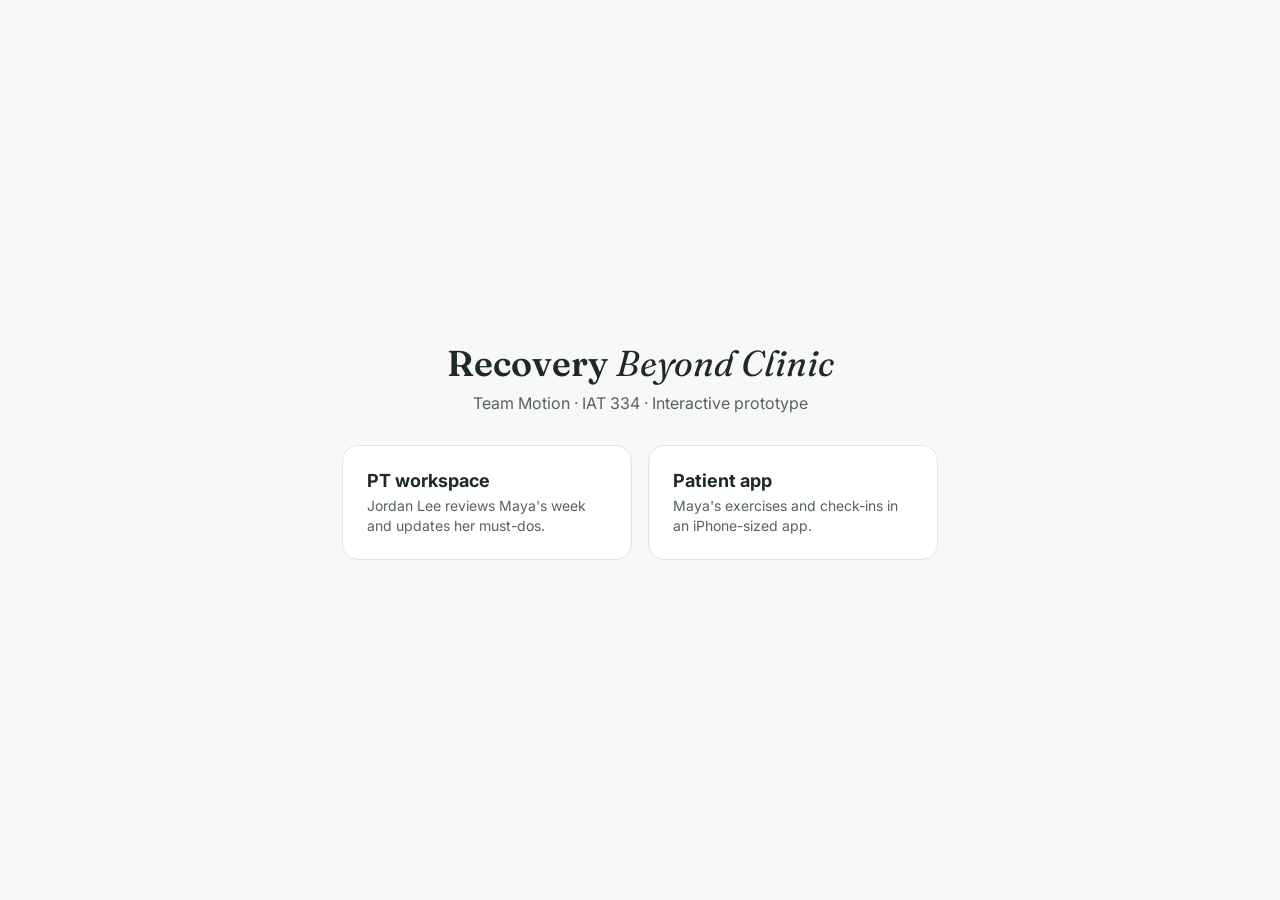
<file: index.html>
<!doctype html>
<html lang="en">
  <head>
    <meta charset="UTF-8" />
    <meta name="viewport" content="width=device-width, initial-scale=1.0" />
    <title>Recovery Beyond Clinic · Prototype</title>
    <link rel="stylesheet" href="sharedComponents/designSystem.css?v=6ce8e23" />
    <style>
      body {
        margin: 0;
        min-height: 100vh;
        display: grid;
        place-items: center;
        background: var(--bg);
        font-family: var(--font-body);
        color: var(--text);
      }
      main {
        text-align: center;
        padding: 2rem;
      }
      h1 {
        font-family: var(--font-title);
        font-weight: 600;
        font-size: 2.25rem;
        margin: 0 0 0.5rem;
      }
      h1 em {
        font-weight: 400;
      }
      p {
        color: var(--text-secondary);
        margin: 0 0 2rem;
      }
      .pick {
        display: flex;
        gap: 1rem;
        justify-content: center;
        flex-wrap: wrap;
      }
      .pick a {
        display: block;
        width: 15rem;
        padding: 1.5rem;
        border-radius: 1rem;
        background: #fff;
        border: 1px solid var(--border);
        text-decoration: none;
        color: var(--text);
        text-align: left;
      }
      .pick a:hover {
        border-color: var(--forest);
      }
      .pick strong {
        display: block;
        font-size: 1.125rem;
        margin-bottom: 0.25rem;
      }
      .pick span {
        color: var(--text-secondary);
        font-size: 0.875rem;
      }
    </style>
  </head>
  <body>
    <main>
      <h1>Recovery <em>Beyond Clinic</em></h1>
      <p>Team Motion · IAT 334 · Interactive prototype</p>
      <div class="pick">
        <a href="pt/index.html"
          ><strong>PT workspace</strong
          ><span
            >Jordan Lee reviews Maya's week and updates her must-dos.</span
          ></a
        >
        <a href="patient/index.html"
          ><strong>Patient app</strong
          ><span
            >Maya's exercises and check-ins in an iPhone-sized app.</span
          ></a
        >
      </div>
    </main>
  </body>
</html>
</file>
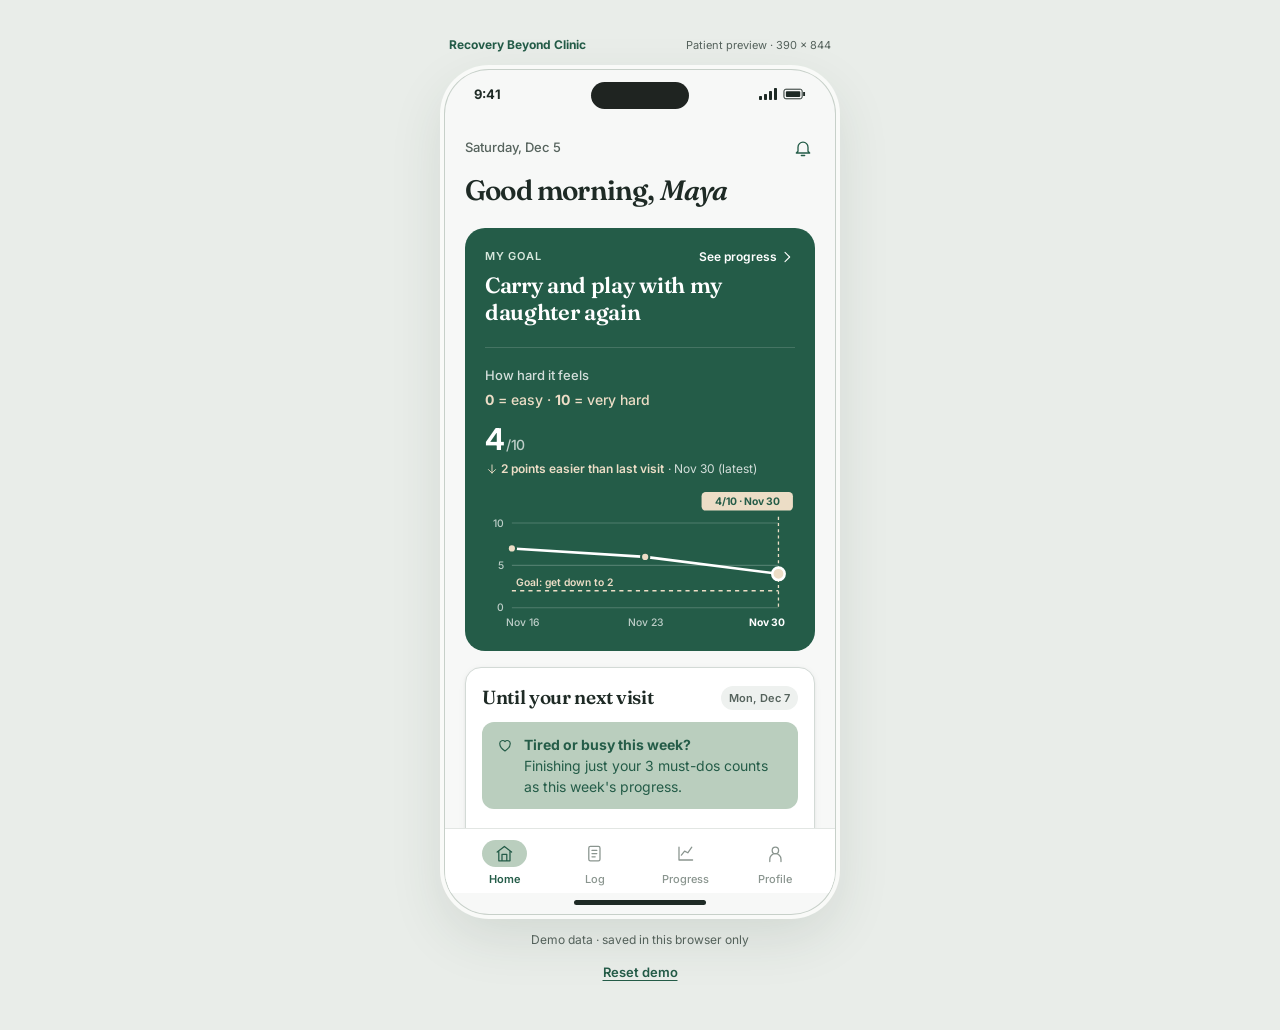
<file: patient/index.html>
<!doctype html>
<html lang="en">
  <head>
    <meta charset="UTF-8" />
    <meta
      name="viewport"
      content="width=device-width, initial-scale=1, viewport-fit=cover"
    />
    <meta name="theme-color" content="#245c48" />

    <!--Open the prototype full screen like a real app -->
    <meta name="apple-mobile-web-app-capable" content="yes" />
    <meta name="mobile-web-app-capable" content="yes" />
    <meta name="apple-mobile-web-app-status-bar-style" content="default" />
    <meta name="apple-mobile-web-app-title" content="Recovery" />

    <title>Patient · Recovery Beyond Clinic</title>
    <link rel="stylesheet" href="../sharedComponents/designSystem.css?v=6ce8e23" />
    <link rel="stylesheet" href="css/components.css?v=6ce8e23" />
    <link rel="stylesheet" href="css/home.css?v=6ce8e23" />
    <link rel="stylesheet" href="css/exercises.css?v=6ce8e23" />
    <link rel="stylesheet" href="css/log.css?v=6ce8e23" />
    <link rel="stylesheet" href="css/progress.css?v=6ce8e23" />
    <link rel="stylesheet" href="css/profile.css?v=6ce8e23" />
  </head>
  <body>
    <div class="preview">
      <header class="preview-caption">
        <strong id="app-name">Recovery <em>Beyond Clinic</em></strong
        ><small>Patient preview · 390 × 844</small>
      </header>

      <div class="phone">
        <!-- Fake status bar for the laptop preview. Hidden on a real phone. -->
        <div class="status-bar" aria-hidden="true">
          <span>9:41</span>
          <span class="dynamic-island"></span>
          <span class="status-icons">
            <svg class="signal-icon" viewBox="0 0 18 12" fill="currentColor">
              <rect x="0" y="8" width="3" height="4" rx="0.8" />
              <rect x="5" y="6" width="3" height="6" rx="0.8" />
              <rect x="10" y="3" width="3" height="9" rx="0.8" />
              <rect x="15" y="0" width="3" height="12" rx="0.8" />
            </svg>
            <svg class="battery-icon" viewBox="0 0 24 14" fill="none">
              <rect
                x="1"
                y="2"
                width="19"
                height="10"
                rx="2"
                stroke="currentColor"
              />
              <rect
                x="3"
                y="4"
                width="15"
                height="6"
                rx="1"
                fill="currentColor"
              />
              <path d="M22 5v4" stroke="currentColor" stroke-width="2" />
            </svg>
          </span>
        </div>

        <!-- Each screen is drawn in here -->
        <main id="app" class="app-content" tabindex="-1"></main>

        <!-- Notification, toast and pop-ups sit on top of the screen -->
        <div id="notify" class="notify" role="status" aria-live="polite"></div>
        <div id="toast" class="toast" role="status" aria-live="polite"></div>
        <div id="overlay-root"></div>

        <div class="home-indicator" aria-hidden="true"></div>
      </div>

      <footer class="preview-note">
        Demo data · saved in this browser only<br />
        <button class="text-button" type="button" data-action="reset-demo">
          Reset demo
        </button>
      </footer>
    </div>

    <!-- Load order matters: data → state → helpers → pages → router → main (last) -->
    <script src="js/data.js?v=6ce8e23"></script>
    <script src="js/state.js?v=6ce8e23"></script>
    <script src="js/helpers.js?v=6ce8e23"></script>
    <script src="js/pages/home.js?v=6ce8e23"></script>
    <script src="js/pages/exercises.js?v=6ce8e23"></script>
    <script src="js/pages/log.js?v=6ce8e23"></script>
    <script src="js/pages/progress.js?v=6ce8e23"></script>
    <script src="js/pages/profile.js?v=6ce8e23"></script>
    <script src="js/router.js?v=6ce8e23"></script>
    <script src="js/main.js?v=6ce8e23"></script>
  </body>
</html>
</file>
<file: sharedComponents/designSystem.css>
/* Recovery Beyond Clinic: shared design tokens.
   Both the PT side and the patient side use these, so they match.
   Names follow our style guide (Forest, Soft green, Beige, Off-white, White). */
@import url("https://fonts.googleapis.com/css2?family=Fraunces:ital,opsz,wght@0,9..144,400;0,9..144,600;1,9..144,400;1,9..144,600&family=Inter:wght@400;500;600;700&display=swap");

:root {
  /* Style guide colors */
  --forest: #245c48; /* main green: buttons, goal card, active menu */
  --forest-hover: #1a4636; /* darker Forest for hover */
  --soft-green: #bacebe; /* light green backgrounds */
  --beige: #ecddc6; /* avatars and wins */
  --bg: #f7f8f7; /* Off-white page background */
  --card: #ffffff; /* White cards */

  /* Text */
  --text: #1e2a25; /* main text */
  --text-secondary: #56635d; /* dates, subtitles */
  --text-hint: #8a958f; /* hints, placeholders */
  --beige-text: #6b5232; /* text on beige */

  /* Lines and alerts */
  --border: #e2e6e3; /* dividers inside cards */
  --border-strong: #d3dad6; /* card edges, inputs */
  --alert: #a9503a; /* high discomfort, remove */
  --alert-light: #f6e4dd; /* light alert background */

  /* Fonts */
  --font-title: "Fraunces", Georgia, serif;
  --font-body: "Inter", system-ui, -apple-system, "Segoe UI", sans-serif;

  /* Corners and shadow */
  --radius-s: 0.5rem;
  --radius: 0.75rem;
  --radius-l: 1rem;
  --shadow:
    0 0.0625rem 0.125rem rgba(30, 42, 37, 0.04),
    0 0.25rem 1rem rgba(30, 42, 37, 0.05);
  --shadow-card:
    0 0.0625rem 0.1875rem rgba(30, 42, 37, 0.06),
    0 0.125rem 0.5rem rgba(30, 42, 37, 0.04);
}
</file>
<file: patient/css/components.css>
/* Components: shared styles for every patient screen.
   Reset and text, the laptop phone frame, screen layout, buttons, chips,
   cards, lists, forms, the bottom nav, pop-ups and real phone mode.
   Colours and fonts come from sharedComponents/designSystem.css. */

/* ---------- Reset and text ---------- */
* {
  box-sizing: border-box;
}
html {
  -webkit-text-size-adjust: 100%;
  text-size-adjust: 100%;
}
body {
  margin: 0;
  min-height: 100vh;
  padding: 2.25rem 1.5rem;
  background: #e9ede9;
  color: var(--text);
  font: 0.875rem/1.5 var(--font-body);
  -webkit-font-smoothing: antialiased;
}
button,
input,
textarea {
  font: inherit;
  color: inherit;
}
button {
  cursor: pointer;
  -webkit-tap-highlight-color: transparent;
}
a {
  color: inherit;
  -webkit-tap-highlight-color: transparent;
}
button:disabled {
  cursor: default;
}
:focus-visible {
  outline: 3px solid var(--forest);
  outline-offset: 2px;
}
h1,
h2,
h3,
p,
ul,
ol,
blockquote {
  margin: 0;
}
ul,
ol {
  padding: 0;
  list-style: none;
}
h1,
h2,
h3 {
  font-family: var(--font-title);
  font-weight: 600;
  line-height: 1.2;
}
h1 {
  font-size: 1.625rem;
  letter-spacing: -0.04rem;
}
h2 {
  font-size: 1.25rem;
  letter-spacing: -0.02rem;
}
svg {
  display: block;
}
button svg,
a svg {
  pointer-events: none;
}
[hidden] {
  display: none !important;
}
.sr-only {
  position: absolute;
  width: 1px;
  height: 1px;
  padding: 0;
  margin: -1px;
  overflow: hidden;
  clip-path: inset(50%);
  white-space: nowrap;
  border: 0;
}
.muted {
  color: var(--text-secondary);
  font-size: 0.8125rem;
}
.small {
  font-size: 0.8125rem;
}
.center {
  text-align: center;
}
.eyebrow {
  font-size: 0.6875rem;
  font-weight: 600;
  letter-spacing: 0.05rem;
  text-transform: uppercase;
}
.icon {
  width: 1.25rem;
  height: 1.25rem;
  flex: 0 0 auto;
}

@media (prefers-reduced-motion: reduce) {
  *,
  *::before,
  *::after {
    transition: none !important;
    animation: none !important;
    scroll-behavior: auto !important;
  }
}

/* ---------- Laptop preview: a phone frame in the middle of the page ---------- */
.preview {
  width: 24.375rem;
  margin: 0 auto;
  display: flex;
  flex-direction: column;
  gap: 1rem;
}
.preview-caption {
  display: flex;
  justify-content: space-between;
  align-items: center;
  gap: 0.75rem;
  padding: 0 0.25rem;
  color: var(--forest);
  font-size: 0.75rem;
}
.preview-caption small {
  color: var(--text-secondary);
  font-size: 0.6875rem;
  white-space: nowrap;
}
.preview-note {
  color: var(--text-secondary);
  text-align: center;
  font-size: 0.75rem;
  line-height: 1.7;
}
.text-button {
  min-height: 2.75rem;
  padding: 0.5rem 0.75rem;
  border: 0;
  background: transparent;
  color: var(--forest);
  text-decoration: underline;
  text-underline-offset: 0.2rem;
  font-size: 0.8125rem;
  font-weight: 600;
}

/* The frame stays 390 × 844. Only each screen's middle part scrolls. */
.phone {
  position: relative;
  display: flex;
  flex-direction: column;
  width: 24.375rem;
  height: 52.75rem;
  overflow: hidden;
  isolation: isolate;
  border-radius: 2.75rem;
  background: var(--bg);
  box-shadow:
    0 0 0 1px #c7d0c9,
    0 0 0 0.3125rem #f9faf8,
    0 1.25rem 3.5rem #243c3020;
}
.status-bar {
  position: relative;
  flex: 0 0 3rem;
  display: flex;
  align-items: center;
  justify-content: space-between;
  padding: 0 1.8rem;
  font-size: 0.8125rem;
  font-weight: 700;
  line-height: 1;
}
.dynamic-island {
  position: absolute;
  top: 0.75rem;
  left: 50%;
  width: 6.125rem;
  height: 1.6875rem;
  transform: translateX(-50%);
  border-radius: 1.125rem;
  background: #1f2421;
}
.status-icons {
  display: flex;
  align-items: center;
  gap: 0.375rem;
}
.signal-icon {
  width: 1.125rem;
  height: 0.75rem;
}
.battery-icon {
  width: 1.4375rem;
  height: 0.875rem;
}
.home-indicator {
  flex: 0 0 0.3125rem;
  width: 8.25rem;
  margin: 0.4375rem auto 0.5625rem;
  border-radius: 0.3125rem;
  background: var(--text);
}
.app-content {
  display: flex;
  flex-direction: column;
  flex: 1;
  min-height: 0;
  outline: none;
}
.app-content[data-page="home"] {
  background: var(--bg);
}

/* ---------- Screen layout: header, scrolling body, footer ---------- */
.screen {
  display: flex;
  flex-direction: column;
  flex: 1;
  min-height: 0;
}
.screen-header {
  display: flex;
  align-items: flex-start;
  gap: 0.375rem;
  padding: 0.75rem 1.25rem 0.875rem;
}
.screen-title {
  flex: 1;
  min-width: 0;
}
/* Page subtitle: a little space under the title, and taller lines when it wraps */
.screen-title .muted {
  margin-top: 0.75rem;
  font-size: 0.875rem;
  line-height: 1.55;
}
.screen-header > .icon-button {
  margin-top: -0.4rem;
}
.screen-header > .icon-button:first-child {
  margin-left: -0.75rem;
}
.screen-body {
  flex: 1;
  min-height: 0;
  overflow-y: auto;
  overscroll-behavior: contain;
  scrollbar-width: thin;
  scrollbar-color: var(--border-strong) transparent;
  padding: 0 1.25rem 1.25rem;
}
.screen-footer {
  flex: 0 0 auto;
  padding: 0.875rem 1.25rem;
  border-top: 1px solid var(--border);
  background: var(--bg);
}
.stack-footer {
  display: flex;
  flex-direction: column;
  gap: 0.625rem;
}
.section-title {
  margin: 1.5rem 0 0.75rem;
  font-size: 1.0625rem;
}
.section-title.first {
  margin-top: 0.25rem;
}
.section-head {
  display: flex;
  align-items: flex-end;
  justify-content: space-between;
  margin: 1.5rem 0 0.25rem;
}
.section-head .section-title {
  margin: 0;
}
.section-head .text-link {
  min-height: auto;
  padding: 0.5rem 0 0.125rem 0.5rem;
}
.section-sub {
  margin-bottom: 0.75rem;
}
.intro {
  margin-bottom: 1.25rem;
}

/* ---------- Bottom nav ---------- */
.bottom-nav {
  display: grid;
  grid-template-columns: repeat(4, 1fr);
  gap: 0.2rem;
  flex: 0 0 auto;
  padding: 0.5rem 1rem 0.125rem;
  border-top: 1px solid var(--border);
  background: var(--card);
}
.nav-item {
  display: flex;
  flex-direction: column;
  align-items: center;
  justify-content: center;
  gap: 0.25rem;
  min-height: 3.4rem;
  color: var(--text-hint);
  font-size: 0.6875rem;
  font-weight: 500;
  text-decoration: none;
}
.nav-item .icon {
  box-sizing: content-box;
  width: 1.2rem;
  height: 1.2rem;
  padding: 0.25rem 0.8rem;
  border-radius: 1rem;
}
.nav-item.active {
  color: var(--forest);
  font-weight: 600;
}
.nav-item.active .icon {
  background: var(--soft-green);
}

/* ---------- Real phone: drop the laptop frame and fill the screen ---------- */
@media (max-width: 32rem) {
  body {
    min-height: 100dvh;
    padding: 0;
    background: var(--bg);
  }
  .preview {
    width: 100%;
    gap: 0;
  }
  /* The phone already has a real status bar and home bar */
  .preview-caption,
  .preview-note,
  .status-bar,
  .home-indicator {
    display: none;
  }
  .phone {
    width: 100%;
    height: 100vh;
    height: 100dvh;
    border-radius: 0;
    box-shadow: none;
    padding-top: env(safe-area-inset-top);
    padding-bottom: env(safe-area-inset-bottom);
  }
  .notify {
    top: calc(0.5rem + env(safe-area-inset-top));
  }
  /* On a phone, Reset demo lives in Profile, Settings. */
}

/* ---------- Buttons: one set used on every screen ----------
   primary = main action, secondary = second choice,
   quiet = low-key text action, danger = remove or delete.
   All share the same height, corner and text size. */
.button {
  display: inline-flex;
  align-items: center;
  justify-content: center;
  gap: 0.5rem;
  min-height: 3rem;
  padding: 0.75rem 1rem;
  border: 1px solid transparent;
  border-radius: var(--radius);
  font-size: 0.875rem;
  font-weight: 600;
  line-height: 1.3;
  text-align: center;
  text-decoration: none;
  transition:
    background-color 150ms ease,
    border-color 150ms ease;
}
.button .icon {
  width: 1.125rem;
  height: 1.125rem;
}
.button.full {
  width: 100%;
}
.button.primary {
  color: var(--card);
  background: var(--forest);
}
.button.primary:hover:not(:disabled) {
  background: var(--forest-hover);
}
.button.secondary {
  color: var(--forest);
  border-color: var(--forest);
  background: var(--card);
}
.button.secondary:hover:not(:disabled) {
  background: var(--soft-green);
}
.button.quiet {
  color: var(--forest);
  background: transparent;
}
.button.quiet:hover {
  background: var(--soft-green);
}
.button.danger {
  color: var(--card);
  background: var(--alert);
}
.button.danger-quiet {
  color: var(--alert);
  background: transparent;
}
.button.danger-quiet:hover {
  background: var(--alert-light);
}
.button.compact {
  min-height: 2.75rem;
  padding: 0.5rem 0.75rem;
}
.button:disabled {
  opacity: 0.5;
}
.icon-button {
  display: inline-flex;
  align-items: center;
  justify-content: center;
  flex: 0 0 2.75rem;
  width: 2.75rem;
  height: 2.75rem;
  padding: 0;
  border: 0;
  border-radius: var(--radius-s);
  background: transparent;
  color: var(--forest);
}
.icon-button:hover {
  background: var(--soft-green);
}
.icon-button.danger {
  color: var(--alert);
}
.icon-button.small {
  flex-basis: 2.5rem;
  width: 2.5rem;
  height: 2.5rem;
}
.icon-spacer {
  flex: 0 0 2.75rem;
}
.text-link {
  display: inline-flex;
  align-items: center;
  gap: 0.25rem;
  min-height: 2.75rem;
  color: var(--forest);
  font-weight: 600;
  text-decoration: none;
}
.text-link .icon {
  width: 1rem;
  height: 1rem;
}

/* ---------- Choices: chips and the two-way switch ---------- */
.chip {
  min-width: 0;
  min-height: 2.75rem;
  padding: 0.5rem 0.375rem;
  border: 1px solid var(--border-strong);
  border-radius: var(--radius-s);
  background: var(--card);
  font-size: 0.8125rem;
  line-height: 1.3;
}
.chip:hover {
  border-color: var(--forest);
}
.chip[aria-pressed="true"] {
  border-color: var(--forest);
  background: var(--soft-green);
  box-shadow: inset 0 0 0 1px var(--forest);
  color: var(--forest);
  font-weight: 600;
}
.choice-grid {
  display: grid;
  gap: 0.5rem;
}
.choice-grid.two {
  grid-template-columns: repeat(2, minmax(0, 1fr));
}
.choice-grid.three {
  grid-template-columns: repeat(3, minmax(0, 1fr));
}
.choice-grid.four {
  grid-template-columns: repeat(4, minmax(0, 1fr));
}
.choice-grid.spaced {
  margin-top: 0.5rem;
}
.segmented {
  display: flex;
  gap: 0.25rem;
  margin: 0.25rem 0 1.25rem;
  padding: 0.25rem;
  border-radius: 2rem;
  background: #e9eeea;
}
.segmented button {
  flex: 1;
  min-height: 2.75rem;
  padding: 0.5rem 0.625rem;
  border: 0;
  border-radius: 2rem;
  background: transparent;
  color: var(--text-secondary);
  font-size: 0.8125rem;
  font-weight: 600;
}
.segmented button[aria-pressed="true"] {
  color: var(--card);
  background: var(--forest);
}
.segmented button:disabled {
  opacity: 0.45;
}

/* ---------- Cards and lists ---------- */
.card {
  background: var(--card);
  border: 1px solid var(--border-strong, var(--border));
  border-radius: var(--radius-l);
  box-shadow: var(--shadow-card, none);
}
.card-heading {
  display: flex;
  align-items: center;
  justify-content: space-between;
  gap: 0.625rem;
}
.card-title {
  font-size: 1.0625rem;
}
.plain-card {
  padding: 0.875rem 1rem;
  line-height: 1.6;
}
.list-card {
  overflow: hidden;
}
.list-row {
  display: flex;
  align-items: center;
  gap: 0.75rem;
  width: 100%;
  min-height: 3.75rem;
  padding: 0.75rem 1rem;
  border: 0;
  border-bottom: 1px solid var(--border);
  background: transparent;
  text-align: left;
  text-decoration: none;
}
.list-row:last-child {
  border-bottom: 0;
}
.link-row:hover {
  background: #f3f6f4;
}
.row-text {
  display: flex;
  flex-direction: column;
  flex: 1;
  min-width: 0;
  gap: 0.125rem;
}
.row-text strong,
.toggle-row strong {
  font-weight: 600;
}
.row-text small,
.toggle-row small {
  color: var(--text-secondary);
  font-size: 0.75rem;
}
.row-icon {
  display: inline-flex;
  align-items: center;
  justify-content: center;
  flex: 0 0 2.25rem;
  height: 2.25rem;
  border-radius: 50%;
  background: var(--soft-green);
  color: var(--forest);
}
.row-icon .icon {
  width: 1.125rem;
  height: 1.125rem;
}
.row-chevron {
  width: 1rem;
  height: 1rem;
  color: var(--text-hint);
}
.avatar {
  display: inline-flex;
  align-items: center;
  justify-content: center;
  flex: 0 0 2.25rem;
  width: 2.25rem;
  height: 2.25rem;
  border-radius: 50%;
  background: var(--beige);
  color: var(--beige-text);
  font-weight: 600;
}
.avatar.is-pt {
  background: var(--soft-green);
  color: var(--forest);
  font-size: 0.75rem;
  font-weight: 700;
}
.avatar.large {
  flex-basis: 3.5rem;
  width: 3.5rem;
  height: 3.5rem;
  font-size: 1.375rem;
}
.avatar.pending {
  border: 1px dashed var(--beige-text);
  background: var(--card);
}
.status-pill {
  flex: 0 0 auto;
  padding: 0.25rem 0.5rem;
  border-radius: 1rem;
  background: #eef0ee;
  color: var(--text-secondary);
  font-size: 0.6875rem;
  font-weight: 600;
}
.status-pill.yes {
  background: var(--soft-green);
  color: var(--forest);
}
.empty-state {
  display: flex;
  flex-direction: column;
  align-items: center;
  gap: 0.75rem;
  padding: 1.5rem 1rem;
  border: 1px dashed var(--border-strong, var(--border));
  border-radius: var(--radius);
  color: var(--text-secondary);
  text-align: center;
  font-size: 0.8125rem;
}
.list-card .empty-state {
  border: 0;
}
.info-card,
.alert-card {
  display: flex;
  gap: 0.625rem;
  padding: 0.875rem 1rem;
  border-radius: var(--radius);
  background: var(--soft-green);
  color: var(--forest);
  font-size: 0.8125rem;
  line-height: 1.55;
  text-align: left;
}
.info-card .icon {
  margin-top: 0.0625rem;
}
.info-card.is-alert,
.alert-card {
  background: var(--alert-light);
  color: #7a3523;
}
.alert-card {
  flex-direction: column;
  gap: 0.625rem;
  margin-bottom: 1.25rem;
}
.alert-heading {
  display: flex;
  align-items: center;
  gap: 0.5rem;
  color: var(--alert);
  font-size: 0.9375rem;
}
.alert-card .button.secondary {
  border-color: var(--alert);
  color: var(--alert);
}
.alert-card .button.secondary:hover {
  background: #fff;
}
/* Receipt: a read-only summary, like a printed receipt.
   No border or shadow, dashed lines and a torn bottom edge, so it doesn't look tappable. */
.receipt {
  position: relative;
  padding: 0.875rem 1rem 1.25rem;
  background: var(--card);
  border-radius: var(--radius) var(--radius) 0 0;
  -webkit-mask: radial-gradient(
      circle at 0.5rem 100%,
      transparent 0.375rem,
      #000 0.4rem
    )
    0 0 / 1rem 100% repeat-x;
  mask: radial-gradient(
      circle at 0.5rem 100%,
      transparent 0.375rem,
      #000 0.4rem
    )
    0 0 / 1rem 100% repeat-x;
}
.receipt-caption {
  padding-bottom: 0.5rem;
  border-bottom: 1.5px dashed #b4bfb8;
  color: var(--text-hint);
  font-size: 0.6875rem;
  font-weight: 600;
  letter-spacing: 0.04rem;
  text-transform: uppercase;
}
.receipt dl {
  margin: 0;
}
.receipt-row {
  display: flex;
  justify-content: space-between;
  align-items: baseline;
  gap: 0.75rem;
  padding: 0.625rem 0;
  border-bottom: 1.5px dashed #b4bfb8;
  font-size: 0.875rem;
}
.receipt-row:last-child {
  border-bottom: 0;
}
.receipt dt {
  color: var(--text-secondary);
}
.receipt dd {
  margin: 0;
  font-weight: 600;
  font-variant-numeric: tabular-nums;
}
.receipt-row.is-alert dd {
  color: var(--alert);
}

/* ---------- Forms ---------- */
.field-group {
  margin: 0 0 1.375rem;
  padding: 0;
  border: 0;
  min-width: 0;
}
.field-group.nested {
  margin: 0.75rem 0 0;
}
.field-group legend,
.field-group > label,
.field-label {
  display: block;
  padding: 0;
  margin-bottom: 0.625rem;
  font-size: 0.875rem;
  font-weight: 600;
}
.field-group legend span,
.field-group label span {
  color: var(--text-secondary);
  font-weight: 400;
}
input[type="text"],
input[type="date"],
input[type="time"],
textarea {
  display: block;
  width: 100%;
  min-width: 0;
  min-height: 2.75rem;
  padding: 0.625rem 0.75rem;
  border: 1px solid var(--border-strong, var(--border));
  border-radius: var(--radius-s);
  background: var(--card);
  font-size: 0.875rem;
  line-height: 1.5;
}
textarea {
  min-height: 5rem;
  max-height: 11rem;
  resize: vertical;
}
input::placeholder,
textarea::placeholder {
  color: var(--text-hint);
}
[aria-invalid="true"] {
  border-color: var(--alert) !important;
}
.field-hint {
  margin-top: 0.5rem;
  color: var(--text-secondary);
  font-size: 0.75rem;
  line-height: 1.6;
}
.form-error {
  margin-bottom: 0.625rem;
  color: var(--alert);
  font-size: 0.8125rem;
}
.range-heading {
  display: flex;
  align-items: center;
  justify-content: space-between;
  gap: 0.75rem;
  margin-bottom: 0.5rem;
}
.range-heading label {
  font-size: 0.875rem;
  font-weight: 600;
}
.range-value {
  color: var(--forest);
  font-size: 0.9375rem;
  font-weight: 600;
}
input[type="range"] {
  display: block;
  width: 100%;
  height: 2rem;
  margin: 0;
  accent-color: var(--forest);
  cursor: pointer;
}
.range-labels {
  display: flex;
  justify-content: space-between;
  color: var(--text-secondary);
  font-size: 0.6875rem;
}
.is-severe .range-value {
  color: var(--alert);
}
.is-severe input[type="range"] {
  accent-color: var(--alert);
}
.severe-hint {
  display: flex;
  align-items: center;
  gap: 0.375rem;
  margin-top: 0.5rem;
  color: var(--alert);
  font-size: 0.75rem;
  font-weight: 600;
}
.severe-hint .icon {
  width: 1rem;
  height: 1rem;
}
.switch {
  appearance: none;
  position: relative;
  flex: 0 0 auto;
  width: 2.875rem;
  height: 1.75rem;
  margin: 0;
  border-radius: 1rem;
  background: var(--border-strong, #cfd6d2);
  cursor: pointer;
  transition: background-color 150ms ease;
}
.switch::after {
  content: "";
  position: absolute;
  top: 0.1875rem;
  left: 0.1875rem;
  width: 1.375rem;
  height: 1.375rem;
  border-radius: 50%;
  background: #fff;
  box-shadow: 0 1px 2px #0003;
  transition: transform 150ms ease;
}
.switch:checked {
  background: var(--forest);
}
.switch:checked::after {
  transform: translateX(1.125rem);
}
.switch:disabled {
  opacity: 0.6;
  cursor: default;
}
.toggle-row label {
  display: flex;
  flex-direction: column;
  flex: 1;
  gap: 0.125rem;
  cursor: pointer;
}

/* ---------- Completed and saved screens ---------- */
.completion-content {
  padding-top: 3.5rem;
  text-align: center;
}
.success-mark {
  display: flex;
  align-items: center;
  justify-content: center;
  width: 4.75rem;
  height: 4.75rem;
  margin: 0 auto 1.375rem;
  border-radius: 50%;
  background: var(--soft-green);
  color: var(--forest);
}
.success-mark .icon {
  width: 2.4rem;
  height: 2.4rem;
}
.completion-content h1 {
  font-size: 1.875rem;
}
.completion-content > .muted {
  max-width: 17rem;
  margin: 0.75rem auto 1.5rem;
}
.completion-content .info-card {
  margin-bottom: 1rem;
}
.session-summary {
  margin: 0 0 1rem;
  padding: 1rem;
  border: 1px solid var(--border-strong, var(--border));
  border-radius: var(--radius);
  background: var(--card);
  text-align: left;
  line-height: 1.6;
}
.session-summary p + p {
  margin-top: 0.25rem;
}
.summary-label {
  display: block;
  margin-bottom: 0.25rem;
  color: var(--text-secondary);
  font-size: 0.6875rem;
  font-weight: 600;
  letter-spacing: 0.04rem;
  text-transform: uppercase;
}
.summary-title {
  font: 600 1rem/1.4 var(--font-body);
  overflow-wrap: anywhere;
}

/* ---------- Pop-up, toast and notification (inside the phone) ---------- */
.modal-backdrop {
  position: absolute;
  inset: 0;
  z-index: 30;
  background: #1e2a2566;
  animation: fade-in 150ms ease;
}
.modal {
  position: absolute;
  left: 1rem;
  right: 1rem;
  bottom: 1.5rem;
  z-index: 31;
  padding: 1.375rem 1.25rem 1.25rem;
  border-radius: 1.25rem;
  background: var(--card);
  box-shadow: 0 1rem 2.5rem #1e2a2540;
  animation: slide-up 200ms ease;
}
.modal .muted {
  margin-top: 0.5rem;
  line-height: 1.55;
}
/* Centered pop-up card, for short tips */
.modal.is-center {
  top: 50%;
  bottom: auto;
  transform: translateY(-50%);
  text-align: center;
  animation: fade-in 200ms ease;
}
.modal-actions {
  display: flex;
  flex-direction: column;
  gap: 0.625rem;
  margin-top: 1.25rem;
}
.toast {
  position: absolute;
  left: 50%;
  bottom: 10.5rem;
  z-index: 40;
  max-width: calc(100% - 2.5rem);
  padding: 0.625rem 1rem;
  border-radius: 2rem;
  background: var(--text);
  color: #fff;
  font-size: 0.8125rem;
  font-weight: 500;
  text-align: center;
  opacity: 0;
  transform: translate(-50%, 0.5rem);
  transition:
    opacity 200ms ease,
    transform 200ms ease;
  pointer-events: none;
}
.toast.show {
  opacity: 1;
  transform: translate(-50%, 0);
}
.notify {
  position: absolute;
  top: 3.25rem;
  left: 0.625rem;
  right: 0.625rem;
  z-index: 35;
  transform: translateY(-140%);
  visibility: hidden;
  transition:
    transform 300ms cubic-bezier(0.2, 0.9, 0.3, 1.2),
    visibility 0s 300ms;
}
.notify.show {
  transform: translateY(0);
  visibility: visible;
  transition: transform 300ms cubic-bezier(0.2, 0.9, 0.3, 1.2);
}
.notify-card {
  display: flex;
  align-items: center;
  gap: 0.75rem;
  padding: 0.75rem 0.875rem;
  border-radius: 1.125rem;
  background: #ffffffee;
  backdrop-filter: blur(12px);
  box-shadow: 0 0.5rem 1.75rem #1e2a2533;
  text-decoration: none;
}
.notify-card > span:nth-child(2) {
  display: flex;
  flex-direction: column;
  flex: 1;
  min-width: 0;
}
.notify-card small {
  color: var(--text-secondary);
}
.notify-time {
  align-self: flex-start;
  color: var(--text-hint);
  font-size: 0.6875rem;
}
@keyframes fade-in {
  from {
    opacity: 0;
  }
}
@keyframes slide-up {
  from {
    transform: translateY(1rem);
    opacity: 0;
  }
}

/* ---------- Real phone: bigger text in fields ---------- */
@media (max-width: 32rem) {
  /* iPhone zooms in on any field under 16px. 1rem stops the zoom. */
  input[type="text"],
  input[type="date"],
  input[type="time"],
  textarea {
    font-size: 1rem;
  }
}
</file>
<file: patient/css/home.css>
/* Home, Visit prep and Messages. */

.home-top {
  display: flex;
  align-items: center;
  justify-content: space-between;
  padding: 0.5rem 1.25rem 0;
}
.today {
  color: var(--text-secondary);
  font-size: 0.8125rem;
  font-weight: 500;
}
.bell {
  position: relative;
  margin-right: -0.625rem;
}
.badge-dot {
  position: absolute;
  top: 0.4rem;
  right: 0.35rem;
  min-width: 1.125rem;
  height: 1.125rem;
  padding: 0 0.25rem;
  border: 2px solid var(--bg);
  border-radius: 1rem;
  background: var(--alert);
  color: #fff;
  font-size: 0.625rem;
  font-weight: 700;
  line-height: 0.875rem;
  text-align: center;
}
.greeting {
  margin: 0.25rem 0 1.25rem;
  font-size: 1.75rem;
  letter-spacing: -0.05rem;
}

/* Goal card with the chart */
.goal-card {
  padding: 1.125rem 1.125rem 1rem;
  border-radius: 1.25rem;
  background: var(--forest);
  color: var(--card);
}
.goal-heading {
  display: flex;
  justify-content: space-between;
  align-items: center;
  gap: 0.625rem;
  margin-bottom: 0.5rem;
}
.goal-heading .eyebrow {
  color: #d6e7dc;
}
.goal-card h2 {
  max-width: 17rem;
  font-size: 1.5rem;
}
/* A thin line splits the goal from the chart, so the card breathes */
.chart-question {
  margin: 1.25rem 0 0.5rem;
  padding-top: 1rem;
  border-top: 1px solid #ffffff26;
  font-size: 0.8125rem;
  font-weight: 600;
}
/* Scale legend in beige, so it stands out from the white text. Used on Home and Progress. */
.chart-legend {
  margin-bottom: 1rem;
  color: var(--beige);
  font-size: 0.8125rem;
  font-weight: 500;
}
.chart-legend strong {
  font-weight: 700;
}
.goal-caption {
  margin-top: 0.75rem;
  font-size: 0.8125rem;
}
.goal-caption strong {
  color: var(--beige);
}

/* Chart colours: light lines on the green card, green lines on white cards */
.comfort-chart {
  width: 100%;
  height: auto;
  overflow: visible;
  --line: #fff;
  --dot: var(--beige);
  --grid: #ffffff33;
  --label: #ffffffb3;
  --goal: var(--beige);
}
.comfort-chart text {
  font: 500 10px var(--font-body);
}
.chart-grid path {
  stroke: var(--grid);
  stroke-width: 1;
}
.chart-axis text {
  fill: var(--label);
}
.chart-goal {
  stroke: var(--goal);
  stroke-width: 1.5;
  stroke-dasharray: 4 4;
}
.chart-goal-label {
  fill: var(--goal);
  font-weight: 600 !important;
}
.chart-line {
  fill: none;
  stroke: var(--line);
  stroke-width: 2.5;
  stroke-linejoin: round;
  stroke-linecap: round;
}
.chart-dot {
  fill: var(--dot);
  stroke: var(--forest);
  stroke-width: 2;
}
.chart-dot.now {
  stroke: var(--line);
  stroke-width: 2.5;
}
/* Interactive chart: a cursor line, a bigger dot and the numbers above follow the tap */
.comfort-chart {
  cursor: pointer;
  touch-action: pan-y;
}
.comfort-chart:focus {
  outline: none;
}
.comfort-chart:focus-visible {
  outline: 0.125rem solid var(--beige);
  outline-offset: 0.25rem;
  border-radius: var(--radius-s);
}
.chart-hit {
  fill: transparent;
}
.chart-cursor {
  stroke: var(--beige);
  stroke-width: 1.25;
  stroke-dasharray: 3 3;
}
.chart-dot {
  transition: r 150ms ease;
}
.chart-dot.is-active {
  fill: var(--beige);
  stroke: var(--line);
  stroke-width: 2.5;
}
.chart-dates text.is-active {
  fill: var(--line);
  font-weight: 700;
}
.chart-readout {
  min-height: 3.75rem;
  margin-bottom: 0.5rem;
}

.readout-value {
  font: 700 1.875rem/1 var(--font-body);
  letter-spacing: -0.02em;
}
.readout-value small {
  margin-left: 0.125rem;
  color: #ffffffb3;
  font: 500 0.875rem var(--font-body);
}

.readout-meta {
  margin-top: 0.375rem;
  color: #ffffffcc;
  font-size: 0.8125rem;
}
.readout-meta a {
  display: inline-flex;
  align-items: center;
  color: var(--beige);
  font-weight: 600;
}
.readout-meta a .icon {
  width: 0.875rem;
  height: 0.875rem;
}

/* Visit reminder */
.reminder-card {
  display: flex;
  align-items: center;
  gap: 0.75rem;
  margin-top: 0.75rem;
  padding: 0.875rem 0.875rem 0.875rem 1rem;
  border-radius: var(--radius-l);
  background: var(--soft-green);
  color: var(--forest);
  text-decoration: none;
}
.reminder-icon {
  display: inline-flex;
  align-items: center;
  justify-content: center;
  flex: 0 0 2.5rem;
  height: 2.5rem;
  border-radius: 50%;
  background: var(--card);
}
.reminder-card .row-text small {
  color: var(--text-secondary);
}
.reminder-link {
  display: inline-flex;
  align-items: center;
  gap: 0.25rem;
  font-size: 0.8125rem;
  font-weight: 600;
}
.reminder-link .icon {
  width: 1rem;
  height: 1rem;
}

/* Plan card: same layout before and after starting */
.plan-card {
  margin-top: 1rem;
  padding: 1.125rem 1rem 1rem;
}
.plan-card .card-heading h2 {
  font-size: 1.1875rem;
}
.date-chip {
  flex: 0 0 auto;
  padding: 0.25rem 0.5rem;
  border-radius: 1rem;
  background: #eef1ef;
  color: var(--text-secondary);
  font-size: 0.6875rem;
  font-weight: 600;
}
/* Must-do message: the core idea, always visible on Home */
.must-message {
  display: flex;
  gap: 0.625rem;
  align-items: flex-start;
  margin: 0.75rem 0 1rem;
  padding: 0.75rem 0.875rem;
  border-radius: var(--radius);
  background: var(--soft-green);
  color: var(--forest);
  font-size: 0.875rem;
  line-height: 1.5;
}
.must-message strong {
  display: block;
}
.must-message .icon {
  flex: 0 0 auto;
  width: 1.125rem;
  height: 1.125rem;
  margin-top: 0.125rem;
}
.plan-card.is-paused .must-message {
  background: var(--alert-light);
  color: var(--alert);
}
/* Two progress rows: must-dos (strong) and all exercises (lighter) */
.plan-meter-row {
  margin-bottom: 0.875rem;
}
.plan-meter {
  display: flex;
  justify-content: space-between;
  align-items: baseline;
  margin-bottom: 0.375rem;
  font-size: 0.875rem;
}
.meter-label {
  font-weight: 600;
}
.meter-count strong {
  color: var(--forest);
  font-size: 1rem;
}
.progress-bar {
  height: 0.625rem;
  overflow: hidden;
  border-radius: 1rem;
  background: #e6ebe7;
}
.progress-bar span {
  display: block;
  height: 100%;
  border-radius: 1rem;
  background: var(--forest);
  transition: width 300ms ease;
}
.plan-meter-row:not(.is-must) .progress-bar span {
  background: #6f9a85;
}
.meter-time {
  display: flex;
  align-items: center;
  gap: 0.25rem;
  margin-top: 0.3125rem;
  color: var(--text-secondary);
  font-size: 0.75rem;
}
.meter-time .icon {
  width: 0.875rem;
  height: 0.875rem;
  color: var(--forest);
}
.plan-card > .button {
  margin-top: 0.25rem;
}
.home-exercise-list {
  margin: 0.75rem 0 1rem;
}
.status-dot {
  display: inline-flex;
  align-items: center;
  justify-content: center;
  flex: 0 0 1.375rem;
  width: 1.375rem;
  height: 1.375rem;
  border: 1.5px solid var(--border-strong, #cfd6d2);
  border-radius: 50%;
  color: #fff;
}
.done .status-dot {
  border-color: var(--forest);
  background: var(--forest);
}
.status-dot .icon {
  width: 0.875rem;
  height: 0.875rem;
  stroke-width: 2.4;
}
.plan-card.is-paused .plan-meter-row {
  opacity: 0.55;
}
/* Buddy card: plans on top, two actions in a bottom row inside the card */
.buddy-box {
  margin-top: 0.75rem;
  padding: 0;
  overflow: hidden;
}
.buddy-box-body {
  padding: 1rem 1rem 0.5rem;
}
.buddy-box .card-heading h2 {
  font-size: 1.1875rem;
}
.buddy-empty {
  margin: 0.5rem 0 0.5rem;
  color: var(--text-secondary);
  font-size: 0.8125rem;
  line-height: 1.5;
}
.buddy-plan-list {
  margin-top: 0.375rem;
}
.buddy-plan {
  display: flex;
  align-items: center;
  gap: 0.75rem;
  min-height: 3.5rem;
  padding: 0.5rem 0;
  border-bottom: 1px solid var(--border);
  text-decoration: none;
}
.buddy-plan-list li:last-child .buddy-plan {
  border-bottom: 0;
}
.buddy-plan .row-text strong {
  font-weight: 500;
}
.buddy-plan.is-waiting .row-text strong {
  color: var(--text-secondary);
}
.buddy-actions {
  display: flex;
  border-top: 1px solid var(--border);
}
.buddy-action {
  display: flex;
  flex: 1;
  align-items: center;
  justify-content: center;
  gap: 0.375rem;
  min-height: 3rem;
  padding: 0 0.5rem;
  color: var(--forest);
  font-size: 0.8125rem;
  font-weight: 600;
  white-space: nowrap;
  text-decoration: none;
}
.buddy-action + .buddy-action {
  border-left: 1px solid var(--border);
}
.buddy-action:hover {
  background: #f1f5f2;
}
.buddy-action .icon {
  flex: 0 0 auto;
  width: 1.125rem;
  height: 1.125rem;
  stroke-width: 2;
}
.section-caption {
  margin-top: 1.25rem;
  color: var(--text-secondary);
  font-size: 0.75rem;
  text-align: center;
}

/* ---------- Visit prep ---------- */
.screen-prep .section-title:first-child {
  margin-top: 0.25rem;
}
.note-row .row-text {
  line-height: 1.45;
}
.note-row .row-chevron {
  color: var(--forest);
}
.add-note {
  margin-top: 0.75rem;
}

/* ---------- Messages ---------- */
.message-list {
  display: flex;
  flex-direction: column;
  gap: 0.5rem;
}
.message-row {
  display: flex;
  align-items: center;
  gap: 0.75rem;
  padding: 0.875rem;
  border: 1px solid var(--border-strong, var(--border));
  border-radius: var(--radius);
  background: var(--card);
  text-decoration: none;
}
.message-row.unread {
  border-color: var(--forest);
}
.message-row.is-alert {
  border-color: var(--alert);
  background: #fffaf8;
}
.message-top {
  display: flex;
  justify-content: space-between;
  gap: 0.5rem;
}
.message-top small {
  color: var(--text-hint);
  font-size: 0.6875rem;
}
.message-title {
  color: var(--text-secondary);
  font-size: 0.8125rem;
}
.unread .message-title {
  color: var(--text);
  font-weight: 500;
}
.unread-dot {
  flex: 0 0 0.5rem;
  height: 0.5rem;
  border-radius: 50%;
  background: var(--forest);
}
.is-alert .unread-dot {
  background: var(--alert);
}
.message-card {
  padding: 1.125rem 1rem;
  border: 1px solid var(--border-strong, var(--border));
  border-radius: var(--radius-l);
  background: var(--card);
  line-height: 1.65;
}
.message-card h2 {
  margin-bottom: 0.625rem;
  font-size: 1.1875rem;
}
.message-card.is-alert {
  border-color: #e7b9aa;
  background: #fffaf8;
}
.message-card .alert-heading {
  margin-bottom: 0.625rem;
  font-size: 0.8125rem;
}

/* Home goal card: a calm summary. Big score on the left, a small trend line on the right. */
.goal-card {
  padding: 1.25rem;
}
.goal-card .eyebrow {
  display: block;
  margin-bottom: 0.375rem;
  color: #d6e7dc;
}
.goal-card h2 {
  max-width: 18rem;
  font-size: 1.375rem;
  line-height: 1.25;
}

/* Home chart area: label, big number, chart. Space between each part so nothing feels packed. */
.goal-chart-area {
  margin-top: 1.25rem;
  padding-top: 1.125rem;
  border-top: 1px solid #ffffff26;
}
.goal-stat-label {
  margin-bottom: 0.375rem;
  color: #ffffffcc;
  font-size: 0.8125rem;
  font-weight: 500;
}
.chart-readout {
  min-height: 0;
  margin-bottom: 0.875rem;
}
/* Small label at the top of the dashed line, like a stock chart */
.chart-tipbox rect {
  fill: var(--beige);
}
.chart-tipbox text {
  fill: var(--forest);
  font: 700 10px var(--font-body) !important;
}

/* "How hard it feels" on the left, "See progress" on the right */
.goal-chart-head {
  display: flex;
  justify-content: space-between;
  align-items: center;
  gap: 0.5rem;
}
.goal-chart-head .goal-stat-label {
  margin: 0;
}
.goal-progress-link {
  display: inline-flex;
  align-items: center;
  gap: 0.125rem;
  color: #fff;
  font-size: 0.8125rem;
  font-weight: 600;
  text-decoration: none;
}
.goal-progress-link .icon {
  width: 1rem;
  height: 1rem;
}
.goal-chart-area .chart-legend {
  margin: 0.25rem 0 0.875rem;
  font-size: 0.875rem;
}
/* Big number, then one quiet line: change since last visit and the date */
.readout-value {
  display: block;
}
.readout-meta {
  display: flex;
  flex-wrap: wrap;
  align-items: center;
  gap: 0 0.25rem;
}
.readout-meta .is-better,
.readout-meta .is-worse {
  display: inline-flex;
  align-items: center;
  gap: 0.125rem;
  font-weight: 600;
}
.readout-meta .is-better {
  color: var(--beige);
}
.readout-meta .is-worse {
  color: #f3c3b5;
}
.readout-meta .icon {
  width: 0.875rem;
  height: 0.875rem;
}
.readout-row {
  display: flex;
  justify-content: space-between;
  align-items: flex-end;
  gap: 0.5rem;
}
.readout-link {
  display: inline-flex;
  align-items: center;
  gap: 0.125rem;
  color: #fff;
  font-size: 0.8125rem;
  font-weight: 600;
  text-decoration: none;
}
.readout-link .icon {
  width: 1rem;
  height: 1rem;
}

/* "My goal" on the left, "See progress" on the right, at the top of the card */
.goal-top {
  display: flex;
  justify-content: space-between;
  align-items: center;
  gap: 0.5rem;
  margin-bottom: 0.375rem;
}
.goal-top .eyebrow {
  margin: 0;
}
.goal-top .goal-progress-link {
  font-size: 0.75rem;
}
.goal-chart-area .goal-stat-label {
  margin-bottom: 0.125rem;
}
/* The change line is quieter than the scale legend */
.readout-meta {
  font-size: 0.75rem;
}
</file>
<file: patient/css/exercises.css>
/* Exercise list, player (video or animation), check-in and Completed. */

/* ---------- List ---------- */
.alert-strip {
  display: flex;
  align-items: center;
  gap: 0.625rem;
  margin-bottom: 1rem;
  padding: 0.75rem 0.875rem;
  border-radius: var(--radius);
  background: var(--alert-light);
  color: #7a3523;
  font-size: 0.8125rem;
  text-decoration: none;
}
.alert-strip > .icon:first-child {
  color: var(--alert);
}
.alert-strip span {
  flex: 1;
}
.backup-plan {
  margin: -0.5rem 0 1rem;
  padding: 0.875rem 1rem;
  border-radius: var(--radius);
  background: var(--soft-green);
  color: var(--forest);
  font-size: 0.8125rem;
  line-height: 1.55;
}
.backup-plan strong {
  display: block;
  margin-bottom: 0.125rem;
}
.exercise-list {
  display: flex;
  flex-direction: column;
  gap: 0.5rem;
}
.exercise-row {
  display: flex;
  align-items: center;
  gap: 0.75rem;
  width: 100%;
  min-height: 4.25rem;
  padding: 0.75rem 0.875rem;
  border: 1px solid var(--border-strong, var(--border));
  border-radius: var(--radius);
  background: var(--card);
  text-align: left;
}
.exercise-row:hover:not(:disabled):not(.is-disabled) {
  border-color: var(--forest);
}
.exercise-row:disabled,
.exercise-row.is-disabled {
  opacity: 0.6;
}
.exercise-name-line {
  display: flex;
  flex-wrap: wrap;
  align-items: center;
  gap: 0.25rem 0.5rem;
}
.must-do-tag {
  display: inline-block;
  padding: 0.125rem 0.375rem;
  border-radius: var(--radius-s);
  background: var(--soft-green);
  color: var(--forest);
  font-size: 0.625rem;
  font-weight: 600;
  line-height: 1.5;
  white-space: nowrap;
}
.exercise-choice {
  cursor: pointer;
}
.exercise-choice.is-disabled {
  cursor: default;
}
.exercise-choice input {
  flex: 0 0 auto;
  width: 1.25rem;
  height: 1.25rem;
  accent-color: var(--forest);
}
.selection-help {
  margin-bottom: 0.5rem;
  color: var(--text-secondary);
  font-size: 0.8125rem;
}
.selection-tools {
  display: flex;
  align-items: center;
  justify-content: space-between;
  gap: 0.5rem;
  margin-bottom: 0.5rem;
  color: var(--text-secondary);
  font-size: 0.75rem;
}
.selection-tools > div {
  display: flex;
}
.selection-tools .text-button {
  padding-right: 0.375rem;
  padding-left: 0.375rem;
}
.exercise-label {
  display: flex;
  flex-direction: column;
  flex: 1;
  gap: 0.125rem;
  min-width: 0;
}
.exercise-label strong {
  font-size: 0.9375rem;
  font-weight: 600;
}
.exercise-label small {
  display: flex;
  align-items: center;
  gap: 0.25rem;
  color: var(--text-secondary);
  font-size: 0.75rem;
}
.exercise-label small .icon {
  width: 0.875rem;
  height: 0.875rem;
}
/* Done this plan: grey box, crossed out, can't be picked again */
.exercise-row.done {
  border-color: var(--border);
  background: #eef0ee;
  cursor: default;
}
.exercise-row.done:hover {
  border-color: var(--border);
}
.exercise-row.done .exercise-label strong {
  color: var(--text-secondary);
}
.exercise-row.done .status-dot {
  border-color: var(--text-hint);
  background: var(--text-hint);
}
.exercise-row.done .must-do-tag {
  opacity: 0.6;
}
.cross {
  text-decoration: line-through;
  text-decoration-thickness: 0.125rem;
  text-decoration-color: var(--text-secondary);
}
/* All / Must-dos tabs: two clear outlined buttons, so both are easy to notice.
   Only on the exercise list. The player's Standard / Easier switch keeps its own style. */
.exercise-tabs .segmented {
  gap: 0.5rem;
  padding: 0;
  background: transparent;
}
.exercise-tabs .segmented button {
  border: 0.125rem solid var(--forest);
  background: var(--card);
  color: var(--forest);
  font-size: 0.875rem;
}
.exercise-tabs .segmented button:hover:not([aria-pressed="true"]) {
  background: #eef4f0;
}
.exercise-tabs .segmented button[aria-pressed="true"] {
  background: var(--forest);
  color: var(--card);
}

/* Short must-do reminder under the tabs: one plain line, no box */
.must-hint {
  margin: -0.5rem 0 1.25rem;
  color: var(--forest);
  font-size: 0.8125rem;
  font-weight: 600;
  line-height: 1.45;
  text-align: center;
}

/* ---------- Player ---------- */
.player-top {
  padding-bottom: 0.5rem;
}
.player-step {
  flex: 1;
  text-align: center;
}
.player-step h1 {
  font: 600 0.875rem/1.4 var(--font-body);
  letter-spacing: 0;
}
.step-dots {
  display: flex;
  justify-content: center;
  gap: 0.25rem;
  margin-top: 0.375rem;
}
.step-dots span {
  width: 1.25rem;
  height: 0.25rem;
  border-radius: 1rem;
  background: #dfe5e1;
}
.step-dots .past {
  background: var(--soft-green);
  box-shadow: inset 0 0 0 1px var(--forest);
}
.step-dots .now {
  background: var(--forest);
}

/* Exercise GIF */
.media {
  position: relative;
  overflow: hidden;
  aspect-ratio: 4 / 3;
  border: 1px solid var(--border-strong, var(--border));
  border-radius: var(--radius-l);
  background: var(--card);
}
.media img {
  display: block;
  width: 100%;
  height: 100%;
  object-fit: cover;
}
.media-missing {
  display: none;
}
.media.is-missing img {
  display: none;
}
.media.is-missing .media-missing {
  display: flex;
  align-items: center;
  justify-content: center;
  height: 100%;
  background: var(--soft-green);
  color: var(--forest);
  font-size: 0.8125rem;
}

/* Clear credit line under each GIF */
.media-credit {
  margin-top: 0.5rem;
  color: var(--text-secondary);
  font-size: 0.8125rem;
}
.media-credit a {
  color: var(--forest);
  font-weight: 600;
}

.exercise-head {
  display: flex;
  align-items: center;
  gap: 0.625rem;
  margin-top: 1.25rem;
}
.exercise-head h2 {
  font-size: 1.625rem;
}
.prescription {
  margin-top: 0.25rem;
  color: var(--forest);
  font-size: 0.9375rem;
  font-weight: 600;
}
.version-changes {
  margin: -0.5rem 0 0.75rem;
  padding: 0.75rem 0.875rem;
  border-radius: var(--radius-s);
  background: var(--soft-green);
  color: var(--forest);
  font-size: 0.8125rem;
}
.version-changes strong {
  display: block;
  margin-bottom: 0.125rem;
}
.version-changes small {
  display: block;
  margin-top: 0.375rem;
  font-size: 0.75rem;
}
.media-version-note {
  margin-bottom: 0.5rem;
  color: var(--text-secondary);
  font-size: 0.75rem;
}
.timer-hint {
  margin-top: 0.5rem;
  color: var(--text-secondary);
  font-size: 0.6875rem;
  text-align: center;
}
.steps {
  margin-top: 1rem;
  counter-reset: step;
}
.steps li {
  position: relative;
  min-height: 2rem;
  padding: 0.25rem 0 0.5rem 2.25rem;
  color: var(--text-secondary);
  line-height: 1.5;
  counter-increment: step;
}
.steps li::before {
  content: counter(step);
  position: absolute;
  left: 0;
  top: 0.125rem;
  display: flex;
  align-items: center;
  justify-content: center;
  width: 1.5rem;
  height: 1.5rem;
  border-radius: 50%;
  background: var(--soft-green);
  color: var(--forest);
  font-size: 0.75rem;
  font-weight: 700;
}
.next-up {
  margin-bottom: 0.625rem;
  color: var(--text-secondary);
  font-size: 0.8125rem;
  text-align: center;
}
/* Timer on top, Done below, so Done isn't tapped by mistake */
.player-actions {
  display: flex;
  flex-direction: column;
  gap: 0.625rem;
}
.button.timer-btn {
  font-variant-numeric: tabular-nums;
}
/* While the timer runs, a darker bar fills the button from left to right.
   The :hover rule keeps the bar on phones, where a tap leaves the button "hovered". */
.button.timer-btn.primary,
.button.timer-btn.primary:hover:not(:disabled) {
  background: linear-gradient(
    90deg,
    var(--forest-hover) var(--p, 0%),
    var(--forest) var(--p, 0%)
  );
}
.button.timer-btn.is-running {
  font-size: 1rem;
}

/* Pain button: small round floating icon at the bottom right, just above "Next up".
   2.75rem keeps it easy to tap. The message slides out on hover and on keyboard focus. */
.player-footer {
  position: relative;
}
.pain-fab {
  position: absolute;
  right: 1rem;
  bottom: calc(100% + 0.625rem);
  z-index: 5;
  display: inline-flex;
  align-items: center;
  min-width: 2.75rem;
  height: 2.75rem;
  padding: 0 0.6875rem;
  border: 0.125rem solid var(--alert);
  border-radius: 2rem;
  background: var(--alert-light);
  color: var(--alert);
  box-shadow: 0 0.25rem 0.75rem rgba(30, 42, 37, 0.18);
  font-size: 0.75rem;
  font-weight: 700;
}
.pain-fab .icon {
  flex: 0 0 auto;
  width: 1.125rem;
  height: 1.125rem;
  stroke-width: 2.2;
}
.pain-fab-label {
  max-width: 0;
  overflow: hidden;
  white-space: nowrap;
  opacity: 0;
  transition:
    max-width 300ms ease,
    opacity 200ms ease,
    margin 300ms ease;
}
.pain-fab:hover .pain-fab-label,
.pain-fab:focus-visible .pain-fab-label {
  max-width: 16rem;
  margin-left: 0.375rem;
  opacity: 1;
}
.pain-fab:hover {
  background: #f1d4c9;
}
/* Room at the end of the steps, so the floating button never covers the last one */
.screen-player .screen-body {
  padding-bottom: 4rem;
}
</file>
<file: patient/css/log.css>
/* Log: list of moments, the form, saved screen and details. */

.moment-list {
  display: flex;
  flex-direction: column;
  gap: 0.625rem;
}
.moment-card {
  display: flex;
  flex-direction: column;
  gap: 0.25rem;
  padding: 0.875rem 1rem;
  border-radius: var(--radius);
  text-decoration: none;
}
.moment-card:hover {
  border-color: var(--forest);
}
.moment-meta {
  display: flex;
  align-items: center;
  justify-content: space-between;
  gap: 0.5rem;
  color: var(--text-secondary);
  font-size: 0.6875rem;
  font-weight: 600;
  text-transform: uppercase;
  letter-spacing: 0.02rem;
}
.discomfort-badge {
  flex: none;
  padding: 0.125rem 0.4rem;
  border-radius: 0.3rem;
  background: var(--soft-green);
  color: var(--forest);
  font-size: 0.6875rem;
  font-weight: 600;
  text-transform: none;
  letter-spacing: 0;
}
.discomfort-badge.is-high {
  background: var(--beige);
  color: var(--beige-text);
}
.discomfort-badge.is-severe {
  background: var(--alert-light);
  color: var(--alert);
}
.moment-activity {
  font-size: 0.9375rem;
  font-weight: 600;
  overflow-wrap: anywhere;
}
.moment-detail {
  color: var(--text-secondary);
  font-size: 0.8125rem;
}
.moment-note {
  margin-top: 0.375rem;
  color: var(--text-secondary);
  white-space: pre-wrap;
  overflow-wrap: anywhere;
}
.when-grid {
  display: grid;
  grid-template-columns: minmax(0, 1.3fr) minmax(0, 1fr);
  gap: 0.5rem;
}
.screen-moment-detail .session-summary {
  margin-top: 0.25rem;
}
</file>
<file: patient/css/progress.css>
/* Progress, past visits and one visit's details. */

/* Same green card and chart as Home */
.chart-card {
  padding: 1.125rem 1.125rem 1rem;
  border-radius: 1.25rem;
  background: var(--forest);
  color: var(--card);
}
.chart-card .card-title {
  font-size: 1.1875rem;
}
/* Space between the title and the 0 to 10 legend */
.chart-card .chart-legend {
  margin: 0.875rem 0 1.25rem;
}
.chart-caption {
  margin-top: 0.75rem;
  font-size: 0.8125rem;
}
.chart-caption strong {
  color: var(--beige);
}
.pattern-grid {
  display: grid;
  grid-template-columns: repeat(2, minmax(0, 1fr));
  gap: 0.625rem;
}
.pattern-card {
  padding: 0.875rem;
}
.pattern-card .eyebrow {
  color: var(--text-secondary);
}
.pattern-card ul {
  display: flex;
  flex-direction: column;
  gap: 0.5rem;
  margin-top: 0.5rem;
}
.pattern-card li {
  display: flex;
  align-items: flex-start;
  justify-content: space-between;
  gap: 0.375rem;
  font-size: 0.8125rem;
  line-height: 1.35;
}
.pattern-card li small {
  flex: none;
  color: var(--text-secondary);
}

/* Visit details */
.pt-quote {
  display: flex;
  gap: 0.75rem;
  padding: 1rem;
  border-radius: var(--radius-l);
  background: var(--soft-green);
  color: var(--forest);
  line-height: 1.6;
}
.qa-card {
  padding: 0.875rem 1rem;
  line-height: 1.55;
}
.qa-card + .qa-card {
  margin-top: 0.5rem;
}
.qa-q {
  font-weight: 600;
}
.qa-a {
  margin-top: 0.375rem;
  color: var(--text-secondary);
}
.qa-a strong {
  color: var(--forest);
}
</file>
<file: patient/css/profile.css>
/* Profile, buddies (ask, add, remove) and settings. */

.profile-head {
  display: flex;
  align-items: center;
  gap: 0.875rem;
  margin: 0.25rem 0 1.25rem;
}
.profile-head h2 {
  font-size: 1.375rem;
}
.profile-head .muted {
  margin-top: 0.125rem;
}
.screen-profile .list-card + .section-head {
  margin-top: 0.5rem;
}
.disclosure {
  display: inline-flex;
  align-items: center;
  gap: 0.25rem;
  min-height: 2.75rem;
  margin-top: -0.75rem;
  padding: 0;
  border: 0;
  background: transparent;
  color: var(--forest);
  font-size: 0.8125rem;
  font-weight: 600;
}
.disclosure .icon {
  width: 1rem;
  height: 1rem;
  transition: transform 150ms ease;
}
.disclosure[aria-expanded="true"] .icon {
  transform: rotate(180deg);
}
.mini-list {
  padding: 0.25rem 0.875rem;
  border: 1px solid var(--border-strong, var(--border));
  border-radius: var(--radius);
  background: var(--card);
}
.mini-list li {
  display: flex;
  justify-content: space-between;
  padding: 0.5rem 0;
  border-bottom: 1px solid var(--border);
}
.mini-list li:last-child {
  border-bottom: 0;
}
.mini-list small {
  color: var(--text-secondary);
}
.screen-add .info-card {
  margin-top: 0.5rem;
}
.screen-settings .screen-body > .card + .field-hint {
  margin-top: 0.75rem;
}
.screen-settings .list-row.link-row {
  font: inherit;
}
</file>
